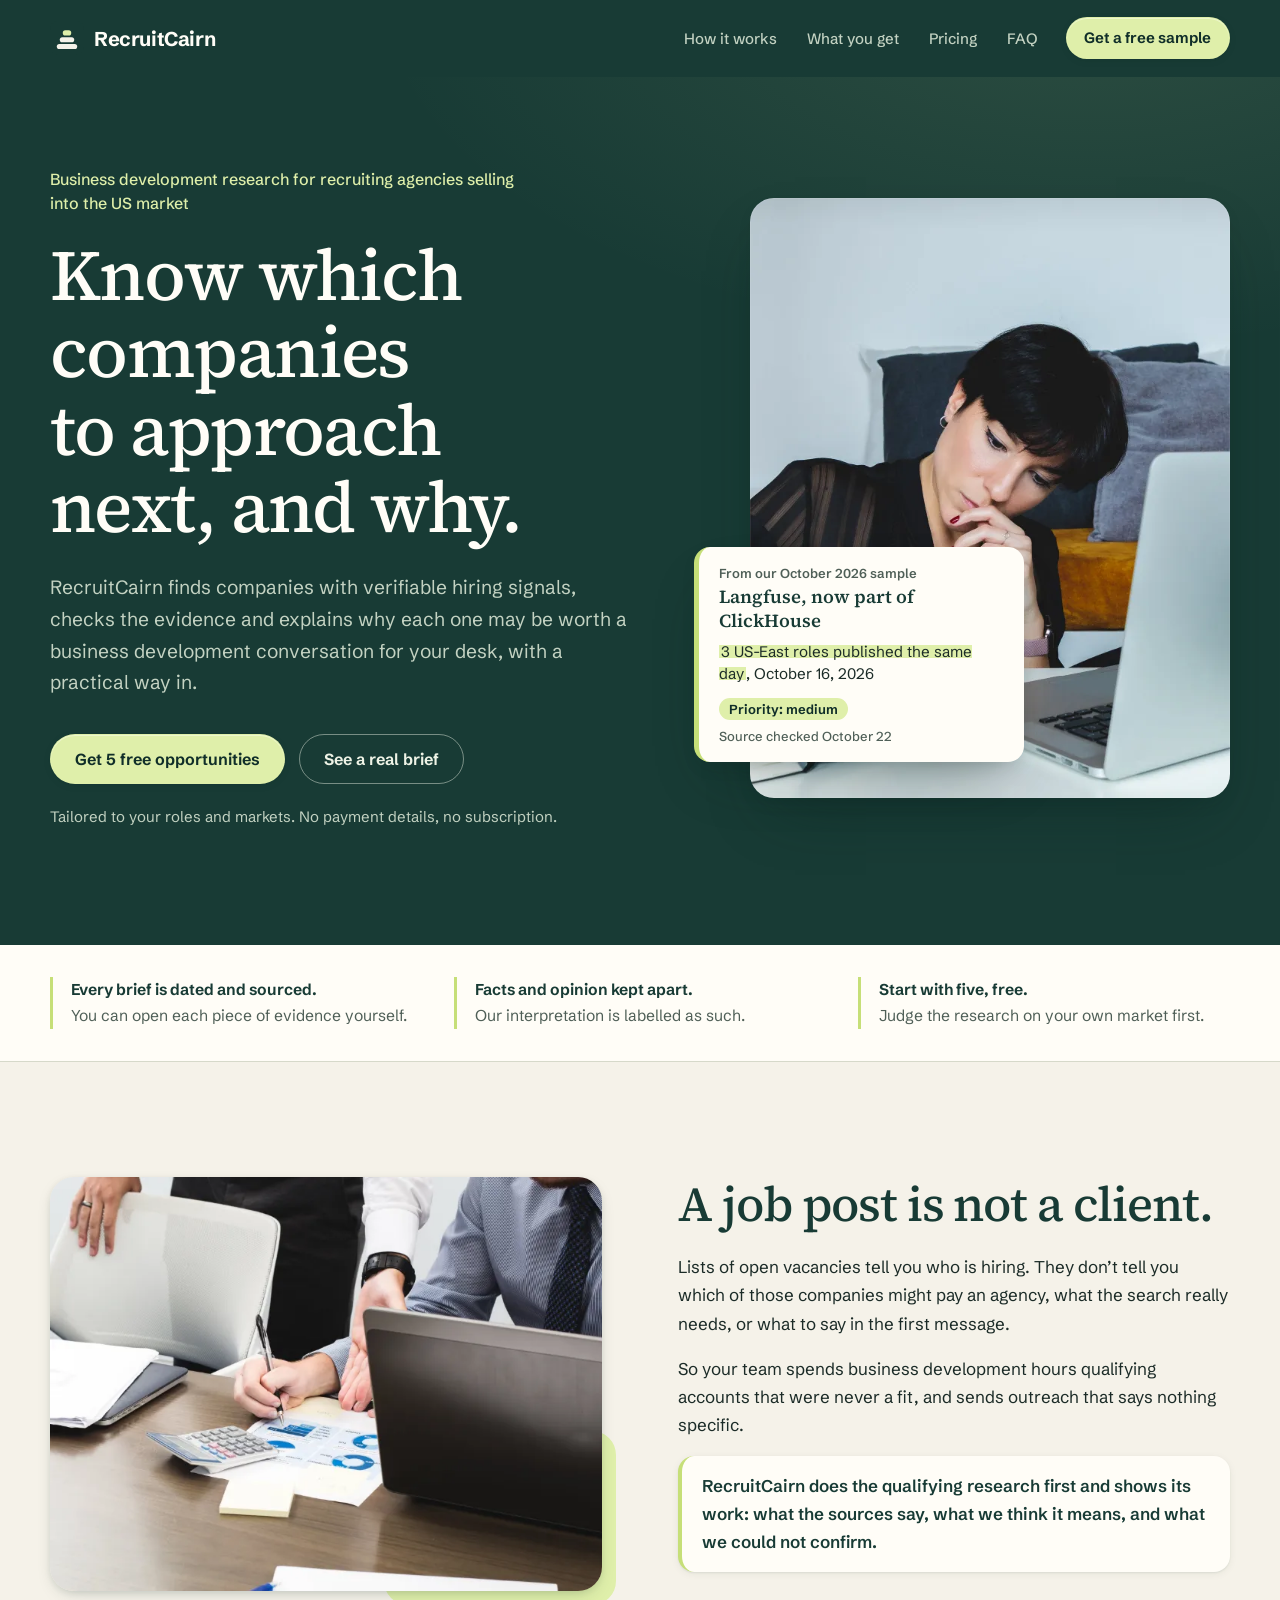
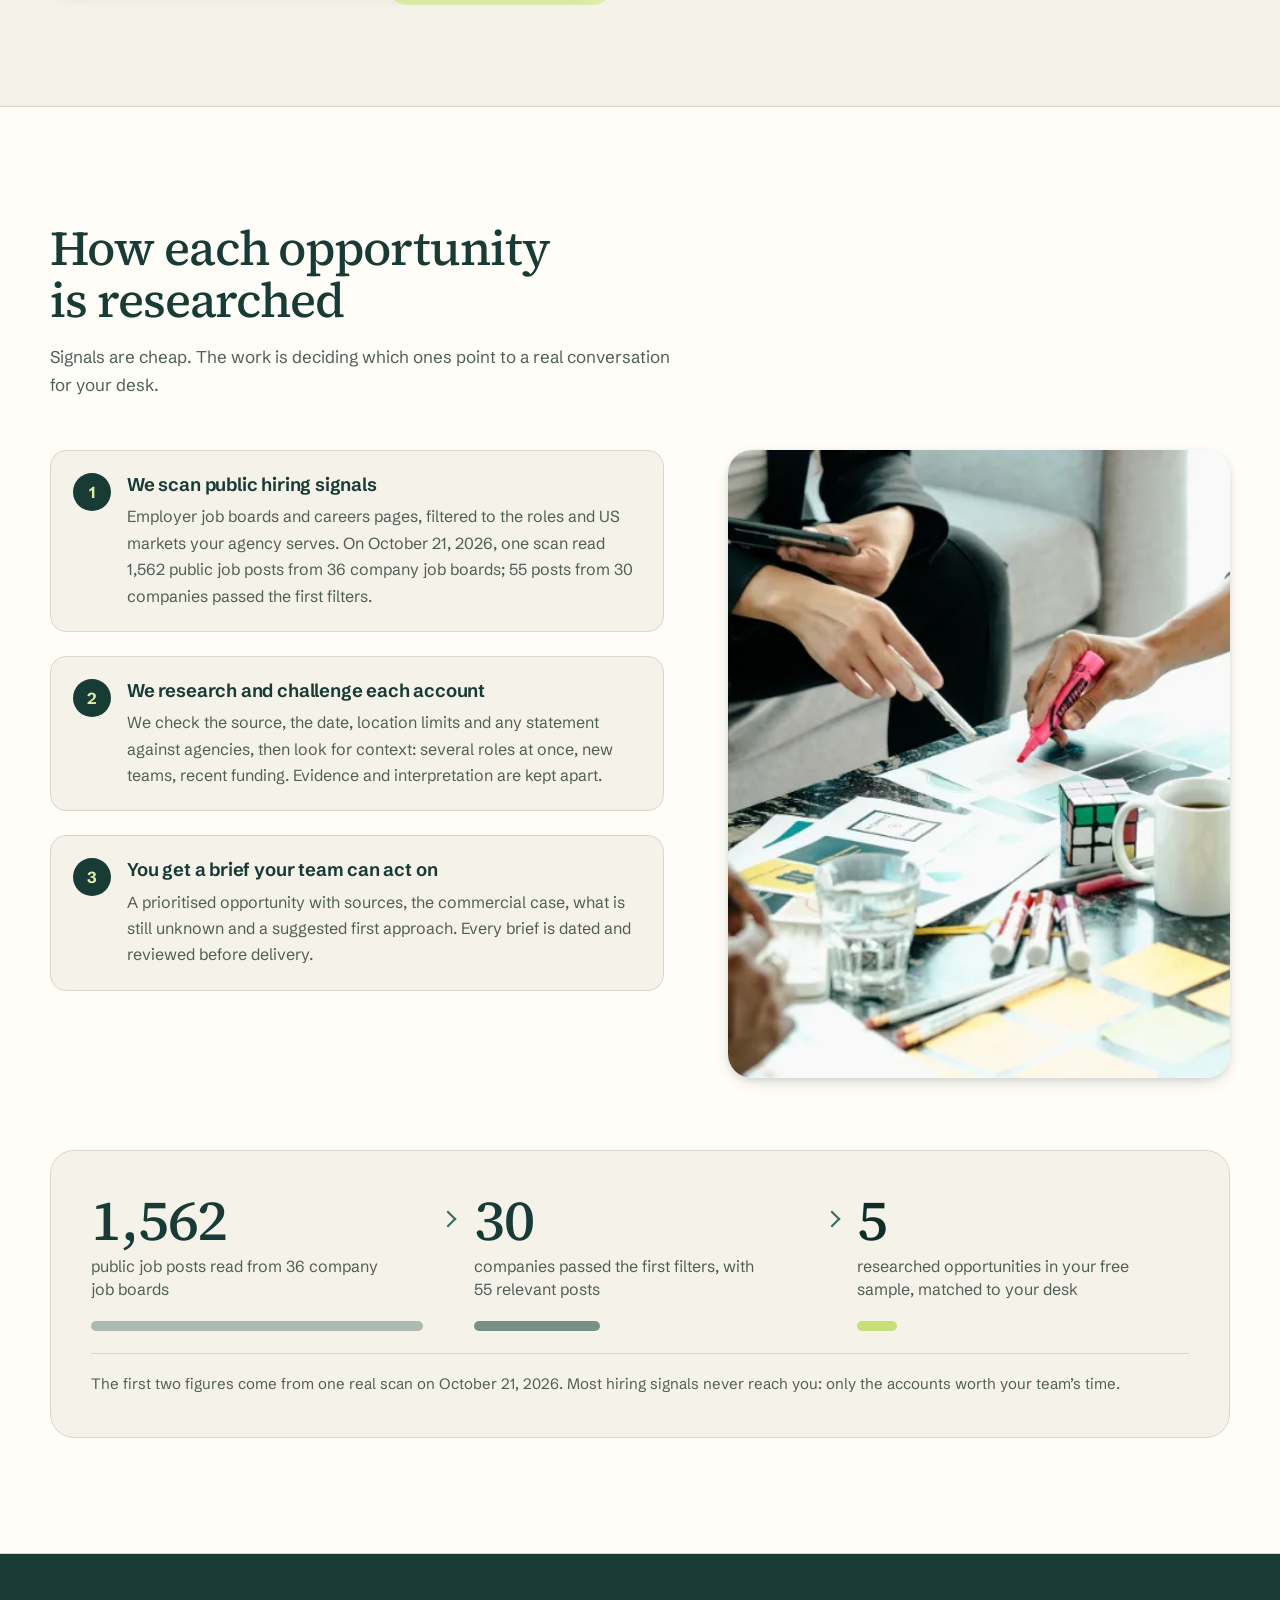
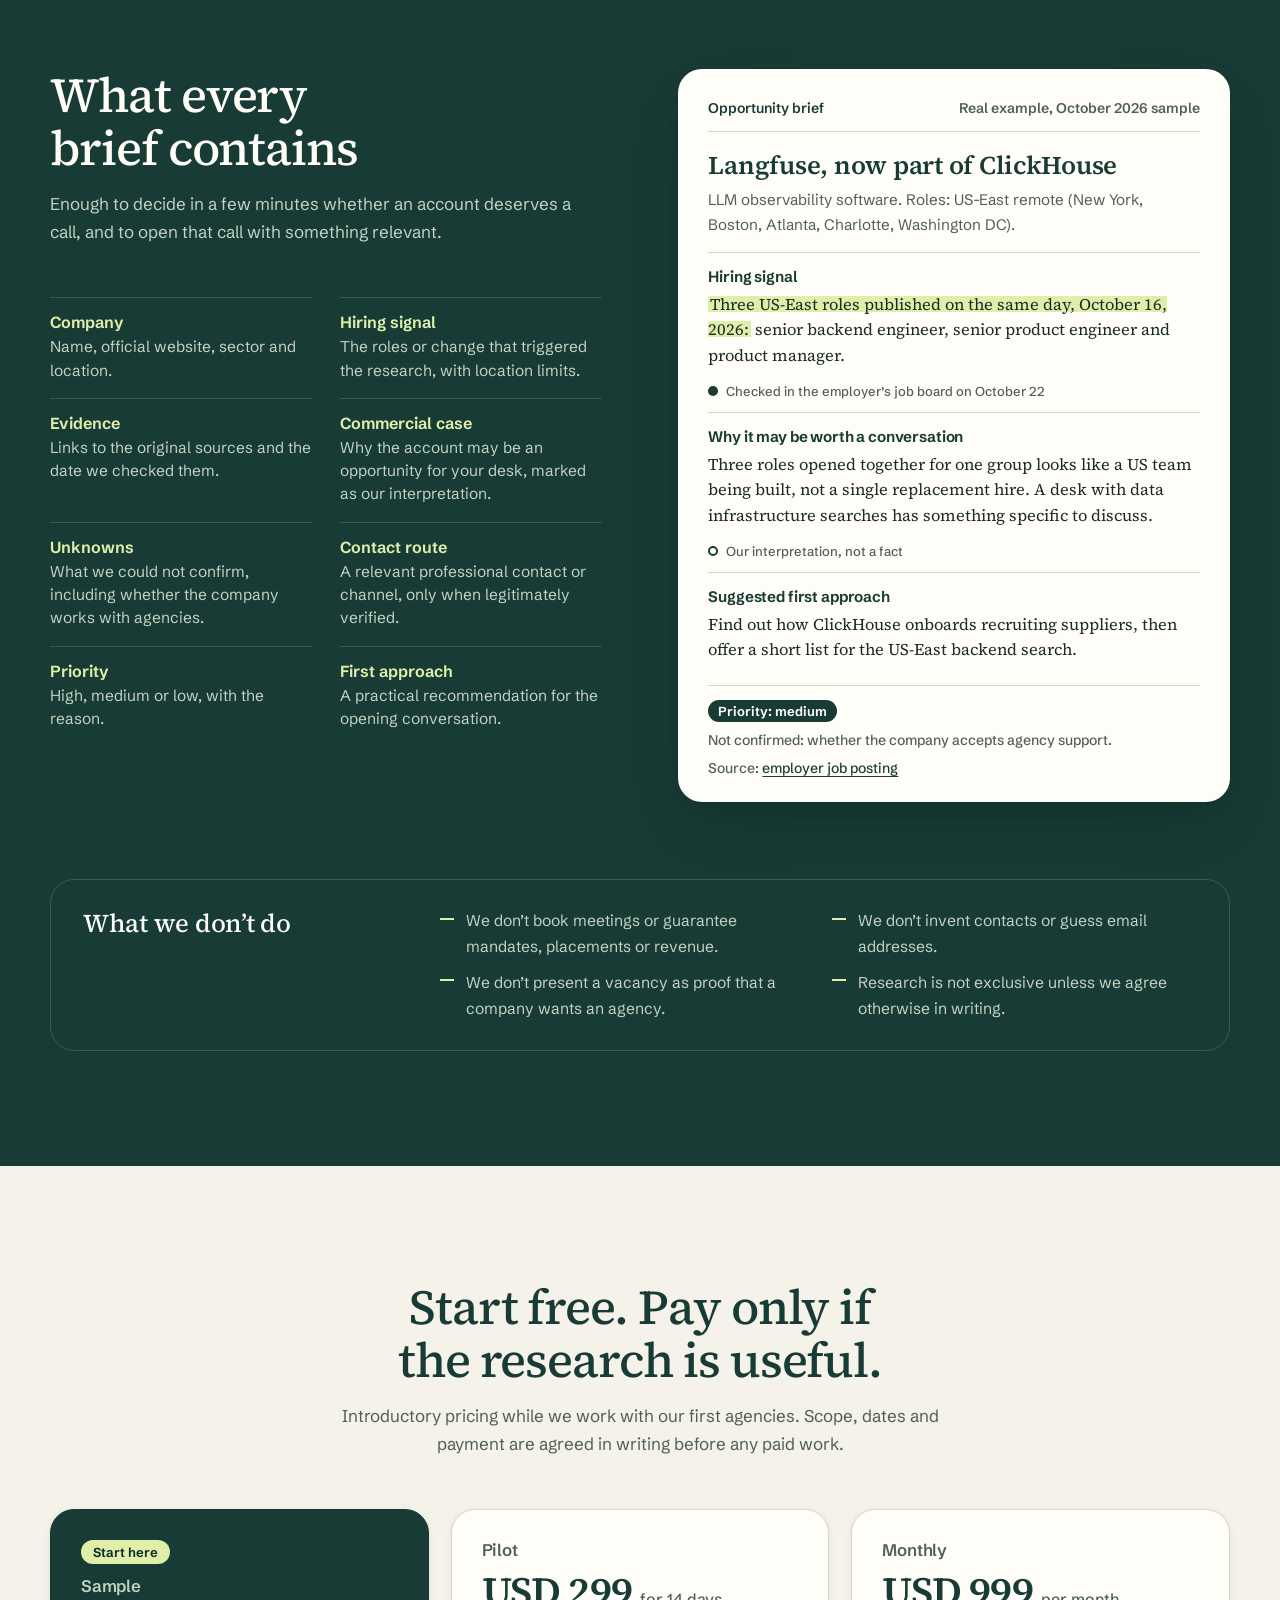
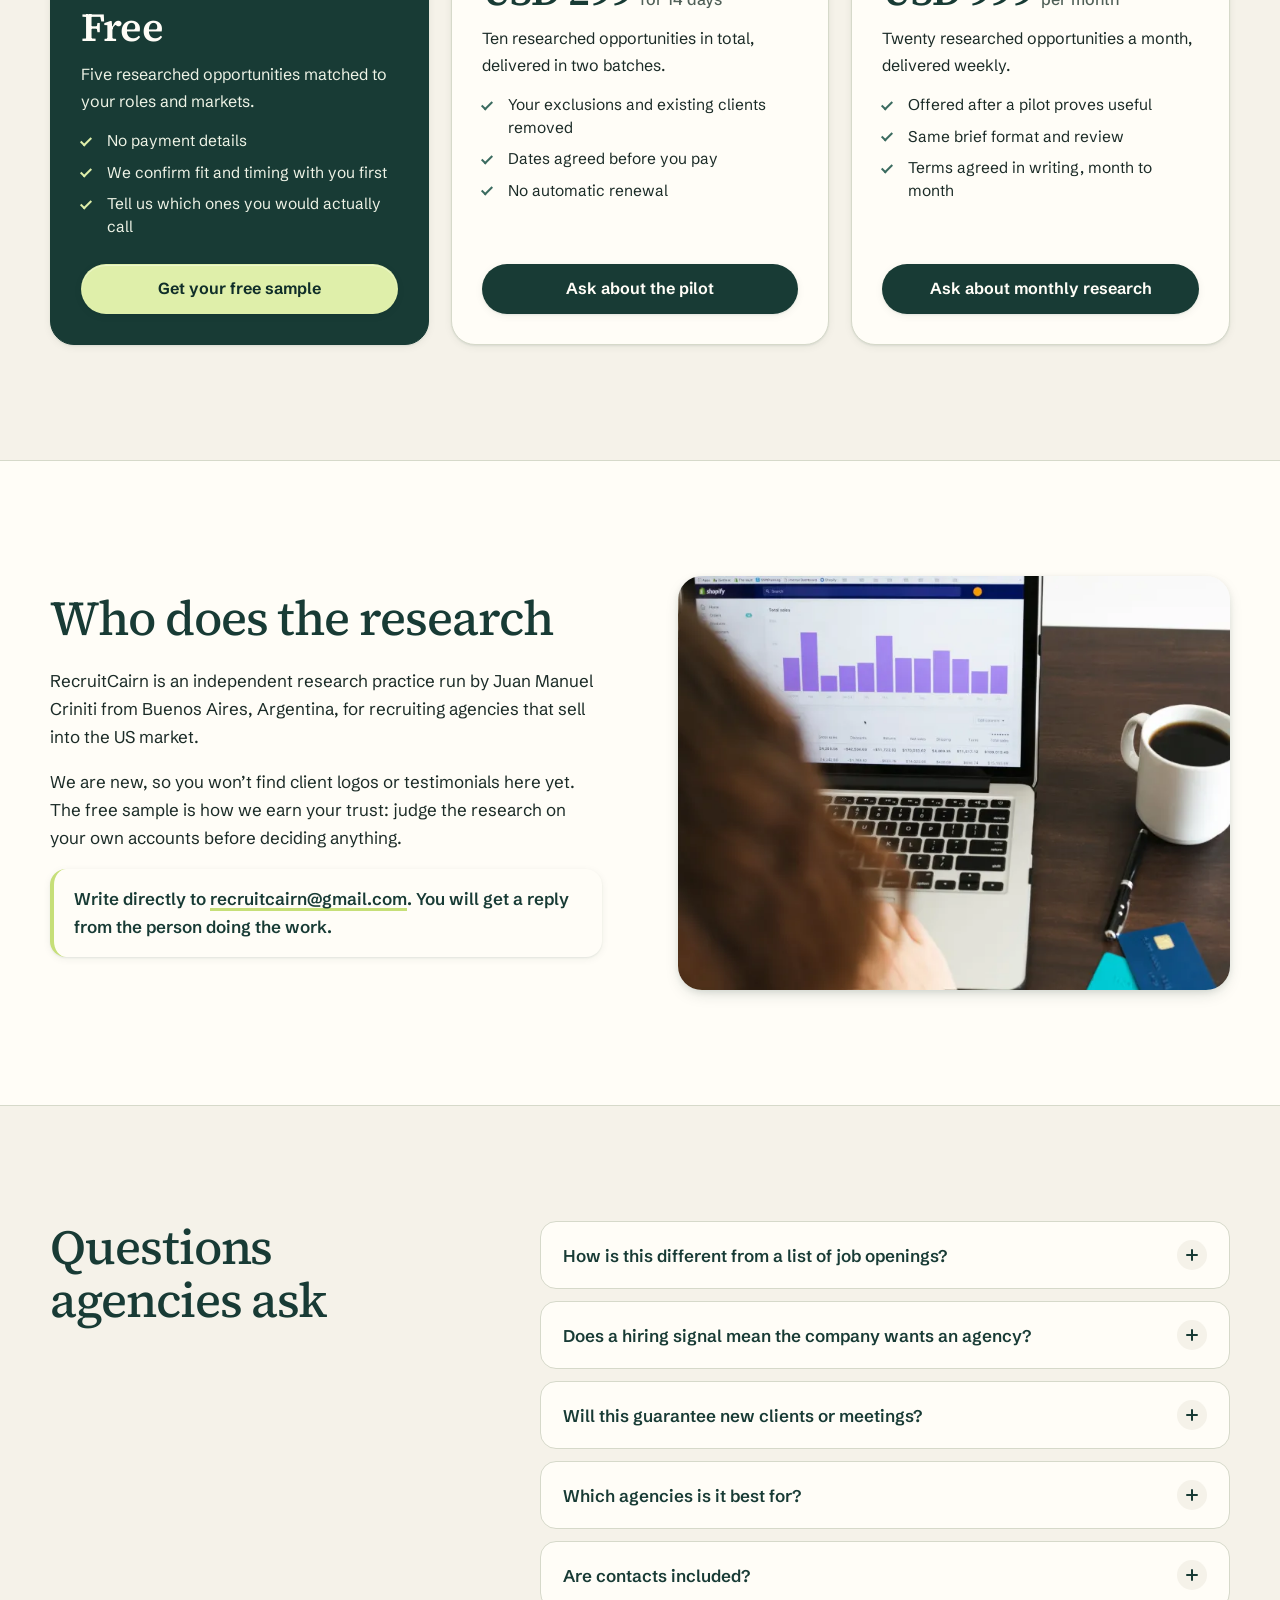
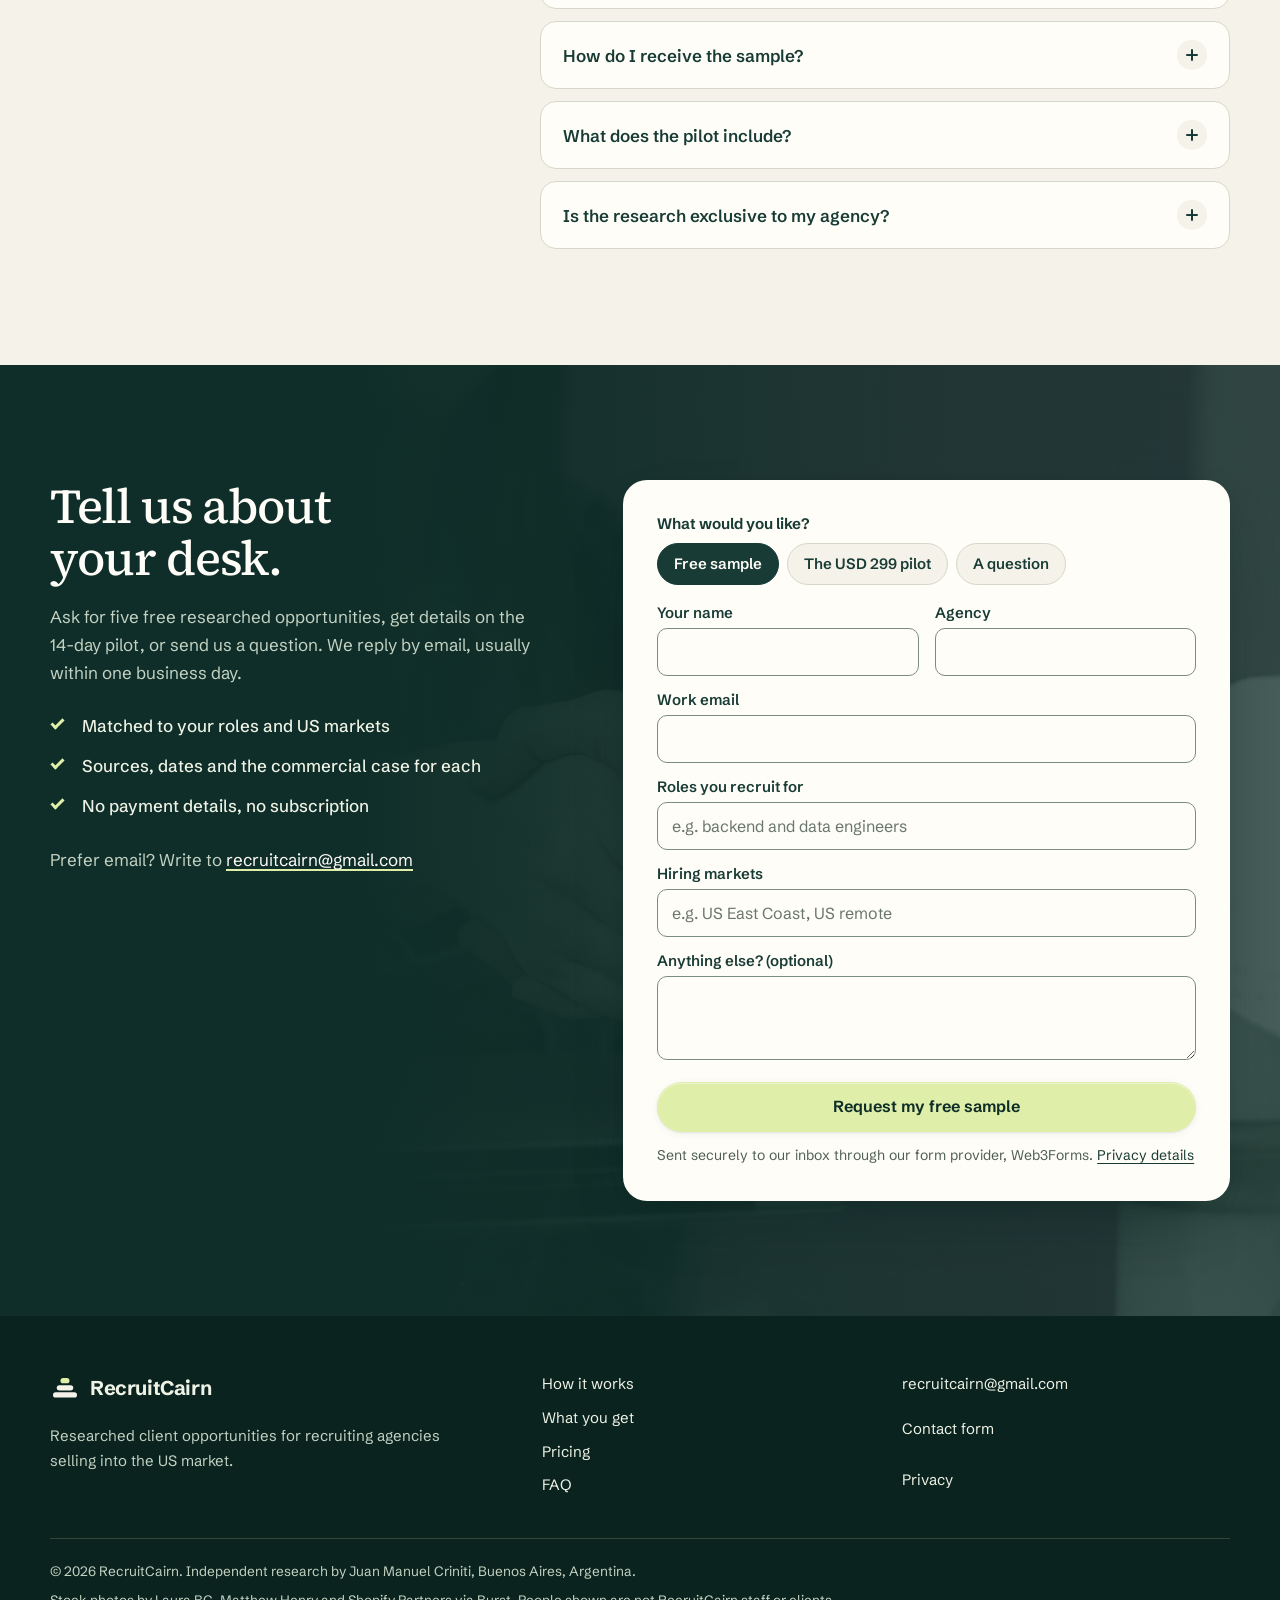
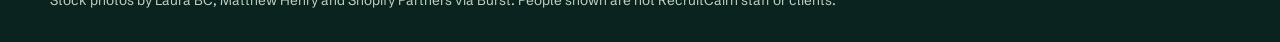
<file: index.html>
<!doctype html>
<html lang="en">
<head>
  <meta charset="utf-8">
  <meta name="viewport" content="width=device-width,initial-scale=1">
  <title>RecruitCairn | Researched client opportunities for recruiting agencies</title>
  <meta name="description" content="Business development research for recruiting agencies selling into the US market: companies with verifiable hiring signals, why each may be worth approaching, and a practical first approach. Start with five free opportunities.">
  <link rel="canonical" href="https://juanmacriniti.github.io/recruitcairn-web/">
  <meta name="theme-color" content="#183b35">
  <meta property="og:type" content="website">
  <meta property="og:site_name" content="RecruitCairn">
  <meta property="og:url" content="https://juanmacriniti.github.io/recruitcairn-web/">
  <meta property="og:title" content="RecruitCairn | Know which companies to approach next, and why">
  <meta property="og:description" content="Researched client opportunities for recruiting agencies: hiring evidence with sources and dates, the commercial case, and a suggested first approach. Five free to start.">
  <meta property="og:image" content="https://juanmacriniti.github.io/recruitcairn-web/assets/img/og.png">
  <meta property="og:image:width" content="1200">
  <meta property="og:image:height" content="630">
  <meta property="og:image:alt" content="RecruitCairn: researched client opportunities for recruiting agencies">
  <meta name="twitter:card" content="summary_large_image">
  <link rel="icon" href="assets/mark.svg" type="image/svg+xml">
  <link rel="apple-touch-icon" href="assets/img/apple-touch-icon.png">
  <link rel="preload" href="assets/fonts/schibsted-grotesk-latin-wght.woff2" as="font" type="font/woff2" crossorigin>
  <link rel="preload" href="assets/fonts/source-serif-4-latin-wght.woff2" as="font" type="font/woff2" crossorigin>
  <link rel="preload" as="image" href="assets/img/photo-research-960.webp" imagesrcset="assets/img/photo-research-640.webp 640w, assets/img/photo-research-960.webp 960w" imagesizes="(max-width: 960px) 100vw, 480px">
  <link rel="stylesheet" href="styles.css">
  <script src="app.js" defer></script>
  <script type="application/ld+json">
  {"@context":"https://schema.org","@type":"ProfessionalService","name":"RecruitCairn","url":"https://juanmacriniti.github.io/recruitcairn-web/","email":"recruitcairn@gmail.com","logo":"https://juanmacriniti.github.io/recruitcairn-web/assets/img/apple-touch-icon.png","description":"Business development research for recruiting agencies: companies with verifiable hiring signals, the commercial case and a suggested first approach.","founder":{"@type":"Person","name":"Juan Manuel Criniti"},"address":{"@type":"PostalAddress","addressLocality":"Buenos Aires","addressCountry":"AR"},"areaServed":{"@type":"Country","name":"United States"},"makesOffer":[{"@type":"Offer","name":"Free sample","price":"0","priceCurrency":"USD","description":"Five researched opportunities matched to your desk."},{"@type":"Offer","name":"14-day pilot","price":"299","priceCurrency":"USD","description":"Ten researched opportunities over 14 days."},{"@type":"Offer","name":"Monthly research","price":"999","priceCurrency":"USD","description":"Twenty researched opportunities a month, delivered weekly."}]}
  </script>
</head>
<body>
<a class="skip-link" href="#main">Skip to content</a>

<header class="site-header" id="site-header">
  <div class="wrap header-inner">
    <a class="brand" href="#top" aria-label="RecruitCairn, back to top">
      <img src="assets/mark.svg" width="34" height="34" alt=""><span>RecruitCairn</span>
    </a>
    <nav class="site-nav" id="site-nav" aria-label="Main">
      <a href="#method" data-nav>How it works</a>
      <a href="#brief" data-nav>What you get</a>
      <a href="#pricing" data-nav>Pricing</a>
      <a href="#faq" data-nav>FAQ</a>
      <a class="btn btn-primary btn-small nav-cta" href="#contact" data-intent="sample">Get a free sample</a>
    </nav>
    <a class="btn btn-primary btn-small header-cta" href="#contact" data-intent="sample">Free sample</a>
    <button class="menu-toggle" id="menu-toggle" type="button" aria-expanded="false" aria-controls="site-nav" aria-label="Open menu">
      <span class="menu-icon" aria-hidden="true"></span>
    </button>
  </div>
</header>

<main id="main">
  <section class="hero" id="top" aria-labelledby="hero-title">
    <div class="wrap hero-grid">
      <div class="hero-copy">
        <p class="kicker reveal">Business development research for recruiting agencies selling into the US market</p>
        <h1 id="hero-title" class="reveal d1">Know which companies to approach next, and why.</h1>
        <p class="lead reveal d2">RecruitCairn finds companies with verifiable hiring signals, checks the evidence and explains why each one may be worth a business development conversation for your desk, with a practical way in.</p>
        <div class="hero-actions reveal d3">
          <a class="btn btn-primary" href="#contact" data-intent="sample">Get 5 free opportunities</a>
          <a class="btn btn-ghost-light" href="#brief">See a real brief</a>
        </div>
        <p class="reassure reveal d3">Tailored to your roles and markets. No payment details, no subscription.</p>
      </div>
      <div class="hero-visual reveal d2">
        <picture class="hero-photo">
          <source type="image/webp" srcset="assets/img/photo-research-640.webp 640w, assets/img/photo-research-960.webp 960w" sizes="(max-width: 960px) 100vw, 480px">
          <img src="assets/img/photo-research-960.webp" width="960" height="1200" fetchpriority="high" decoding="async" alt="A professional takes notes in a notebook while reviewing information on a laptop.">
        </picture>
        <aside class="float-brief" aria-label="Excerpt from a real brief in our October 2026 sample">
          <p class="float-label">From our October 2026 sample</p>
          <p class="float-title">Langfuse, now part of ClickHouse</p>
          <p class="float-signal"><mark>3 US-East roles published the same day</mark>, October 16, 2026</p>
          <p class="float-meta"><span class="pill">Priority: medium</span> Source checked October 22</p>
        </aside>
      </div>
    </div>
  </section>

  <section class="proof" aria-label="How we work">
    <div class="wrap proof-grid">
      <p class="reveal"><strong>Every brief is dated and sourced.</strong> You can open each piece of evidence yourself.</p>
      <p class="reveal d1"><strong>Facts and opinion kept apart.</strong> Our interpretation is labelled as such.</p>
      <p class="reveal d2"><strong>Start with five, free.</strong> Judge the research on your own market first.</p>
    </div>
  </section>

  <section class="section problem" aria-labelledby="problem-title">
    <div class="wrap media-split">
      <figure class="media reveal">
        <picture>
          <source type="image/webp" srcset="assets/img/photo-meeting-720.webp 720w, assets/img/photo-meeting-1200.webp 1200w" sizes="(max-width: 960px) 100vw, 560px">
          <img src="assets/img/photo-meeting-1200.webp" width="1200" height="900" loading="lazy" decoding="async" alt="Two people review printed charts and figures during a business meeting.">
        </picture>
      </figure>
      <div class="prose">
        <h2 id="problem-title" class="reveal">A job post is not a client.</h2>
        <p class="reveal d1">Lists of open vacancies tell you who is hiring. They don’t tell you which of those companies might pay an agency, what the search really needs, or what to say in the first message.</p>
        <p class="reveal d1">So your team spends business development hours qualifying accounts that were never a fit, and sends outreach that says nothing specific.</p>
        <p class="highlight reveal d2">RecruitCairn does the qualifying research first and shows its work: what the sources say, what we think it means, and what we could not confirm.</p>
      </div>
    </div>
  </section>

  <section class="section method" id="method" aria-labelledby="method-title">
    <div class="wrap">
      <div class="section-head reveal">
        <h2 id="method-title">How each opportunity is researched</h2>
        <p>Signals are cheap. The work is deciding which ones point to a real conversation for your desk.</p>
      </div>
      <div class="method-grid">
        <ol class="steps">
          <li class="reveal">
            <h3>We scan public hiring signals</h3>
            <p>Employer job boards and careers pages, filtered to the roles and US markets your agency serves. On October 21, 2026, one scan read 1,562 public job posts from 36 company job boards; 55 posts from 30 companies passed the first filters.</p>
          </li>
          <li class="reveal d1">
            <h3>We research and challenge each account</h3>
            <p>We check the source, the date, location limits and any statement against agencies, then look for context: several roles at once, new teams, recent funding. Evidence and interpretation are kept apart.</p>
          </li>
          <li class="reveal d2">
            <h3>You get a brief your team can act on</h3>
            <p>A prioritised opportunity with sources, the commercial case, what is still unknown and a suggested first approach. Every brief is dated and reviewed before delivery.</p>
          </li>
        </ol>
        <figure class="media media-tall reveal d1">
          <picture>
            <source type="image/webp" srcset="assets/img/photo-review-720.webp 720w, assets/img/photo-review-1200.webp 1200w" sizes="(max-width: 960px) 100vw, 520px">
            <img src="assets/img/photo-review-1200.webp" width="1200" height="900" loading="lazy" decoding="async" alt="People around a table point at printed notes and sketches while reviewing ideas.">
          </picture>
        </figure>
      </div>
      <figure class="funnel reveal">
        <ol class="funnel-steps">
          <li>
            <span class="funnel-num">1,562</span>
            <span class="funnel-label">public job posts read from 36 company job boards</span>
            <span class="funnel-bar funnel-bar-1" aria-hidden="true"></span>
          </li>
          <li>
            <span class="funnel-num">30</span>
            <span class="funnel-label">companies passed the first filters, with 55 relevant posts</span>
            <span class="funnel-bar funnel-bar-2" aria-hidden="true"></span>
          </li>
          <li>
            <span class="funnel-num">5</span>
            <span class="funnel-label">researched opportunities in your free sample, matched to your desk</span>
            <span class="funnel-bar funnel-bar-3" aria-hidden="true"></span>
          </li>
        </ol>
        <figcaption>The first two figures come from one real scan on October 21, 2026. Most hiring signals never reach you: only the accounts worth your team’s time.</figcaption>
      </figure>
    </div>
  </section>

  <section class="section brief" id="brief" aria-labelledby="brief-title">
    <div class="wrap brief-grid">
      <div>
        <div class="section-head reveal">
          <h2 id="brief-title">What every brief contains</h2>
          <p>Enough to decide in a few minutes whether an account deserves a call, and to open that call with something relevant.</p>
        </div>
        <dl class="fields">
          <div class="reveal"><dt>Company</dt><dd>Name, official website, sector and location.</dd></div>
          <div class="reveal"><dt>Hiring signal</dt><dd>The roles or change that triggered the research, with location limits.</dd></div>
          <div class="reveal"><dt>Evidence</dt><dd>Links to the original sources and the date we checked them.</dd></div>
          <div class="reveal"><dt>Commercial case</dt><dd>Why the account may be an opportunity for your desk, marked as our interpretation.</dd></div>
          <div class="reveal"><dt>Unknowns</dt><dd>What we could not confirm, including whether the company works with agencies.</dd></div>
          <div class="reveal"><dt>Contact route</dt><dd>A relevant professional contact or channel, only when legitimately verified.</dd></div>
          <div class="reveal"><dt>Priority</dt><dd>High, medium or low, with the reason.</dd></div>
          <div class="reveal"><dt>First approach</dt><dd>A practical recommendation for the opening conversation.</dd></div>
        </dl>
      </div>
      <article class="dossier reveal d1" aria-labelledby="dossier-title">
        <header class="dossier-head">
          <span>Opportunity brief</span>
          <span>Real example, October 2026 sample</span>
        </header>
        <h3 class="dossier-title" id="dossier-title">Langfuse, now part of ClickHouse</h3>
        <p class="dossier-meta">LLM observability software. Roles: US-East remote (New York, Boston, Atlanta, Charlotte, Washington DC).</p>
        <div class="dossier-block">
          <h4>Hiring signal</h4>
          <p><mark>Three US-East roles published on the same day, October 16, 2026:</mark> senior backend engineer, senior product engineer and product manager.</p>
          <p class="note note-fact">Checked in the employer’s job board on October 22</p>
        </div>
        <div class="dossier-block">
          <h4>Why it may be worth a conversation</h4>
          <p>Three roles opened together for one group looks like a US team being built, not a single replacement hire. A desk with data infrastructure searches has something specific to discuss.</p>
          <p class="note note-read">Our interpretation, not a fact</p>
        </div>
        <div class="dossier-block">
          <h4>Suggested first approach</h4>
          <p>Find out how ClickHouse onboards recruiting suppliers, then offer a short list for the US-East backend search.</p>
        </div>
        <footer class="dossier-foot">
          <span class="pill pill-dark">Priority: medium</span>
          <span>Not confirmed: whether the company accepts agency support.</span>
          <span>Source: <a href="https://jobs.ashbyhq.com/clickhouse/9fbe839e-6ccf-436d-8d83-7a0b3481bfc8" rel="noopener" target="_blank">employer job posting</a></span>
        </footer>
      </article>
    </div>
    <div class="wrap limits reveal">
      <h3>What we don’t do</h3>
      <ul>
        <li>We don’t book meetings or guarantee mandates, placements or revenue.</li>
        <li>We don’t invent contacts or guess email addresses.</li>
        <li>We don’t present a vacancy as proof that a company wants an agency.</li>
        <li>Research is not exclusive unless we agree otherwise in writing.</li>
      </ul>
    </div>
  </section>

  <section class="section pricing" id="pricing" aria-labelledby="pricing-title">
    <div class="wrap">
      <div class="section-head center reveal">
        <h2 id="pricing-title">Start free. Pay only if the research is useful.</h2>
        <p>Introductory pricing while we work with our first agencies. Scope, dates and payment are agreed in writing before any paid work.</p>
      </div>
      <div class="plans">
        <article class="plan plan-featured reveal" aria-labelledby="plan-sample">
          <p class="plan-tag">Start here</p>
          <h3 id="plan-sample">Sample</h3>
          <p class="price">Free</p>
          <p class="plan-desc">Five researched opportunities matched to your roles and markets.</p>
          <ul><li>No payment details</li><li>We confirm fit and timing with you first</li><li>Tell us which ones you would actually call</li></ul>
          <a class="btn btn-primary" href="#contact" data-intent="sample">Get your free sample</a>
        </article>
        <article class="plan reveal d1" aria-labelledby="plan-pilot">
          <h3 id="plan-pilot">Pilot</h3>
          <p class="price">USD 299 <span>for 14 days</span></p>
          <p class="plan-desc">Ten researched opportunities in total, delivered in two batches.</p>
          <ul><li>Your exclusions and existing clients removed</li><li>Dates agreed before you pay</li><li>No automatic renewal</li></ul>
          <a class="btn btn-dark" href="#contact" data-intent="pilot">Ask about the pilot</a>
        </article>
        <article class="plan reveal d2" aria-labelledby="plan-monthly">
          <h3 id="plan-monthly">Monthly</h3>
          <p class="price">USD 999 <span>per month</span></p>
          <p class="plan-desc">Twenty researched opportunities a month, delivered weekly.</p>
          <ul><li>Offered after a pilot proves useful</li><li>Same brief format and review</li><li>Terms agreed in writing, month to month</li></ul>
          <a class="btn btn-dark" href="#contact" data-intent="question">Ask about monthly research</a>
        </article>
      </div>
    </div>
  </section>

  <section class="section about" aria-labelledby="about-title">
    <div class="wrap media-split media-split-reverse">
      <div class="prose">
        <h2 id="about-title" class="reveal">Who does the research</h2>
        <p class="reveal d1">RecruitCairn is an independent research practice run by Juan Manuel Criniti from Buenos Aires, Argentina, for recruiting agencies that sell into the US market.</p>
        <p class="reveal d1">We are new, so you won’t find client logos or testimonials here yet. The free sample is how we earn your trust: judge the research on your own accounts before deciding anything.</p>
        <p class="highlight reveal d2">Write directly to <a href="mailto:recruitcairn@gmail.com">recruitcairn@gmail.com</a>. You will get a reply from the person doing the work.</p>
      </div>
      <figure class="media reveal d1">
        <picture>
          <source type="image/webp" srcset="assets/img/photo-data-720.webp 720w, assets/img/photo-data-1200.webp 1200w" sizes="(max-width: 960px) 100vw, 560px">
          <img src="assets/img/photo-data-1200.webp" width="1200" height="900" loading="lazy" decoding="async" alt="A laptop shows a bar chart of sales data next to a cup of coffee.">
        </picture>
      </figure>
    </div>
  </section>

  <section class="section faq" id="faq" aria-labelledby="faq-title">
    <div class="wrap faq-grid">
      <h2 id="faq-title" class="reveal">Questions agencies ask</h2>
      <div class="faq-list reveal d1">
        <details><summary>How is this different from a list of job openings?</summary><p>A list stops at “this company is hiring”. Each brief adds the evidence with sources and dates, why the account may be worth approaching for your specialty, what we could not confirm, a priority and a suggested first approach.</p></details>
        <details><summary>Does a hiring signal mean the company wants an agency?</summary><p>No. A public vacancy shows hiring activity, not willingness to pay a recruiting agency. We keep the evidence, our interpretation and the open questions separate, and we flag any statement against agency approaches.</p></details>
        <details><summary>Will this guarantee new clients or meetings?</summary><p>No. We provide researched account intelligence and a suggested approach. Booking meetings, winning mandates and making placements stay with your team.</p></details>
        <details><summary>Which agencies is it best for?</summary><p>Specialist and boutique agencies that win clients through their own business development: technology and software, data and AI, sales and go-to-market, marketing, finance and executive search, recruiting for employers in the US.</p></details>
        <details><summary>Are contacts included?</summary><p>When a relevant professional contact or channel can be legitimately sourced and verified, yes. Some briefs won’t include a named contact. We never guess email addresses.</p></details>
        <details><summary>How do I receive the sample?</summary><p>Send the form below with your specialties and markets. We reply by email to confirm fit, timing and accounts to exclude, then send the five briefs as a document with source links.</p></details>
        <details><summary>What does the pilot include?</summary><p>Ten researched opportunities over 14 days, in two deliveries of five, tailored to your roles and markets, for USD 299. We agree dates and scope before you pay, and it does not renew automatically.</p></details>
        <details><summary>Is the research exclusive to my agency?</summary><p>Not by default. We tailor the selection to your desk, but another agency could research the same employer. Exclusivity would need a separate written agreement.</p></details>
      </div>
    </div>
  </section>

  <section class="section contact" id="contact" aria-labelledby="contact-title">
    <div class="contact-art" aria-hidden="true">
      <picture>
        <source type="image/webp" srcset="assets/img/photo-handshake-960.webp 960w, assets/img/photo-handshake-1600.webp 1600w" sizes="100vw">
        <img src="assets/img/photo-handshake-1600.webp" width="1600" height="900" loading="lazy" decoding="async" alt="">
      </picture>
    </div>
    <div class="wrap contact-grid">
      <div class="contact-copy">
        <h2 id="contact-title" class="reveal">Tell us about your desk.</h2>
        <p class="reveal d1">Ask for five free researched opportunities, get details on the 14-day pilot, or send us a question. We reply by email, usually within one business day.</p>
        <ul class="checks reveal d2">
          <li>Matched to your roles and US markets</li>
          <li>Sources, dates and the commercial case for each</li>
          <li>No payment details, no subscription</li>
        </ul>
        <p class="direct reveal d2">Prefer email? Write to <a href="mailto:recruitcairn@gmail.com?subject=RecruitCairn%20enquiry">recruitcairn@gmail.com</a></p>
      </div>
      <div class="request reveal d1">
        <form id="request-form" novalidate>
          <fieldset class="intents">
            <legend>What would you like?</legend>
            <label><input type="radio" name="intent" value="sample" checked><span>Free sample</span></label>
            <label><input type="radio" name="intent" value="pilot"><span>The USD 299 pilot</span></label>
            <label><input type="radio" name="intent" value="question"><span>A question</span></label>
          </fieldset>
          <div class="row">
            <div class="field"><label for="name">Your name</label><input id="name" name="name" autocomplete="name" maxlength="100" required aria-describedby="err-name"><p class="field-error" id="err-name"></p></div>
            <div class="field"><label for="agency">Agency</label><input id="agency" name="agency" autocomplete="organization" maxlength="120" required aria-describedby="err-agency"><p class="field-error" id="err-agency"></p></div>
          </div>
          <div class="field"><label for="email">Work email</label><input id="email" name="email" type="email" autocomplete="email" maxlength="180" required aria-describedby="err-email"><p class="field-error" id="err-email"></p></div>
          <div class="field" data-for="sample pilot"><label for="focus">Roles you recruit for</label><input id="focus" name="focus" maxlength="220" placeholder="e.g. backend and data engineers" aria-describedby="err-focus"><p class="field-error" id="err-focus"></p></div>
          <div class="field" data-for="sample pilot"><label for="markets">Hiring markets</label><input id="markets" name="markets" maxlength="220" placeholder="e.g. US East Coast, US remote" aria-describedby="err-markets"><p class="field-error" id="err-markets"></p></div>
          <div class="field"><label for="message"><span id="message-label">Anything else? (optional)</span></label><textarea id="message" name="message" rows="3" maxlength="2000" aria-describedby="err-message"></textarea><p class="field-error" id="err-message"></p></div>
          <div class="trap" aria-hidden="true"><label for="botcheck">Leave this empty</label><input id="botcheck" name="botcheck" type="checkbox" tabindex="-1" autocomplete="off"></div>
          <button class="btn btn-primary btn-block" type="submit" id="send-request"><span class="btn-label">Request my free sample</span><span class="spinner" aria-hidden="true"></span></button>
          <p class="form-note">Sent securely to our inbox through our form provider, Web3Forms. <button class="text-button" type="button" data-open-privacy>Privacy details</button></p>
          <p id="request-status" class="status" role="status" aria-live="polite"></p>
          <div id="request-fallback" class="fallback" hidden>
            <p>The form couldn’t send your request. Email it instead: copy it below and send it to <a href="mailto:recruitcairn@gmail.com">recruitcairn@gmail.com</a>.</p>
            <div class="fallback-actions"><a id="open-request" class="btn btn-dark btn-small" href="mailto:recruitcairn@gmail.com">Open email app</a><button class="btn btn-ghost btn-small" type="button" id="copy-request">Copy request</button></div>
            <label class="sr-only" for="request-text">Your prepared request</label>
            <textarea id="request-text" readonly rows="8"></textarea>
          </div>
        </form>
        <div id="request-success" class="success" hidden tabindex="-1">
          <p class="success-title">Request received.</p>
          <p id="success-text">We will reply by email to confirm fit and timing.</p>
          <button class="btn btn-dark btn-small" type="button" id="send-another">Send another request</button>
        </div>
        <noscript><p class="form-note">JavaScript is off. Email your agency, roles and markets to <a href="mailto:recruitcairn@gmail.com">recruitcairn@gmail.com</a>.</p></noscript>
      </div>
    </div>
  </section>
</main>

<footer class="site-footer">
  <div class="wrap footer-grid">
    <div>
      <a class="brand brand-light" href="#top"><img src="assets/mark-light.svg" width="30" height="30" alt=""><span>RecruitCairn</span></a>
      <p>Researched client opportunities for recruiting agencies selling into the US market.</p>
    </div>
    <nav aria-label="Footer">
      <a href="#method">How it works</a>
      <a href="#brief">What you get</a>
      <a href="#pricing">Pricing</a>
      <a href="#faq">FAQ</a>
    </nav>
    <div class="footer-contact">
      <a href="mailto:recruitcairn@gmail.com">recruitcairn@gmail.com</a>
      <a href="#contact" data-intent="question">Contact form</a>
      <button class="text-button" type="button" data-open-privacy>Privacy</button>
    </div>
  </div>
  <div class="wrap footer-base">
    <p>© 2026 RecruitCairn. Independent research by Juan Manuel Criniti, Buenos Aires, Argentina.</p>
    <p>Stock photos by Laura BC, Matthew Henry and Shopify Partners via Burst. People shown are not RecruitCairn staff or clients.</p>
  </div>
</footer>

<dialog id="privacy-dialog" aria-labelledby="privacy-title">
  <button class="dialog-close" id="close-privacy" type="button" aria-label="Close privacy details">×</button>
  <h2 id="privacy-title">Privacy</h2>
  <p>RecruitCairn is the working name of an independent research practice operated by Juan Manuel Criniti in Argentina.</p>
  <p>When you send the form, the details you enter (name, agency, work email, roles, markets and message) are delivered to us at <a href="mailto:recruitcairn@gmail.com">recruitcairn@gmail.com</a> through Web3Forms, a form-delivery service, which processes them under its own privacy policy and keeps them for a limited time. The page itself stores nothing. You can always email us directly instead.</p>
  <p>We use requests only to reply, check fit and prepare what you asked for. They are not newsletter sign-ups. Write to the same address to ask about, correct or delete your information, or to stop further messages.</p>
  <p>The site uses no analytics, advertising trackers, cookies or third-party fonts. Our hosting provider and your email provider may process normal connection and email data under their own policies.</p>
  <p class="small">Updated October 23, 2026.</p>
</dialog>
</body>
</html>
</file>
<file: styles.css>
/* RecruitCairn landing. Design tokens first, then components. CSP: everything self-hosted. */
@font-face{font-family:"Schibsted Grotesk";src:url("assets/fonts/schibsted-grotesk-latin-wght.woff2") format("woff2");font-weight:400 900;font-style:normal;font-display:swap}
@font-face{font-family:"Source Serif 4";src:url("assets/fonts/source-serif-4-latin-wght.woff2") format("woff2");font-weight:200 900;font-style:normal;font-display:swap}

:root{
  /* Colour: the original RecruitCairn palette, extended with states */
  --green-950:#0b231f; --green-900:#102e29; --green-800:#183b35; --green-700:#245048; --green-600:#3b6b60;
  --lime:#dfefaa; --lime-hover:#eaf5c4; --lime-strong:#c6df78;
  --cream:#f5f2e9; --paper:#fffdf7; --sand:#ebe6d6;
  --text:#1b2b27; --muted:#4f5f57; --line:#d6d9ca; --line-dark:rgba(223,239,170,.18);
  --on-dark:#eef3e6; --on-dark-muted:#c3d2c2;
  /* Type */
  --serif:"Source Serif 4",Georgia,"Times New Roman",serif;
  --sans:"Schibsted Grotesk",ui-sans-serif,system-ui,-apple-system,"Segoe UI",sans-serif;
  /* Space, shape, depth */
  --s1:.5rem; --s2:1rem; --s3:1.5rem; --s4:2rem; --s5:3rem; --s6:4.5rem; --s7:6.5rem;
  --r-sm:10px; --r-md:16px; --r-lg:24px; --r-pill:999px;
  --shadow-sm:0 1px 2px rgba(16,46,41,.08),0 2px 8px rgba(16,46,41,.06);
  --shadow-md:0 6px 18px -6px rgba(16,46,41,.22),0 2px 6px rgba(16,46,41,.08);
  --shadow-lg:0 28px 60px -24px rgba(11,35,31,.45),0 8px 20px -10px rgba(11,35,31,.25);
  /* Motion */
  --ease:cubic-bezier(.2,.7,.2,1); --ease-out:cubic-bezier(.16,1,.3,1);
  --fast:160ms; --base:260ms; --slow:700ms;
  --header-h:76px; --header-h-compact:62px; --measure:36em;
  color-scheme:light;
}
*,*::before,*::after{box-sizing:border-box}
html{scroll-behavior:smooth;scroll-padding-top:calc(var(--header-h-compact) + 24px);-webkit-text-size-adjust:100%}
body{margin:0;background:var(--cream);color:var(--text);font:400 1.0625rem/1.65 var(--sans);-webkit-font-smoothing:antialiased;text-rendering:optimizeLegibility}
img{display:block;max-width:100%;height:auto}
a{color:inherit;text-underline-offset:.2em;text-decoration-thickness:1px}
h1,h2,h3,h4{margin:0;text-wrap:balance}
h1,h2{font-family:var(--serif);font-weight:500;letter-spacing:-.022em;line-height:1.08}
h3,h4{font-family:var(--sans);font-weight:650;letter-spacing:-.01em;line-height:1.25}
p{margin:0 0 1em}
:focus-visible{outline:3px solid var(--green-600);outline-offset:3px;border-radius:6px}
[tabindex="-1"]:focus{outline:none}
.wrap{width:min(1180px,100% - 48px);margin-inline:auto}
.skip-link{position:absolute;left:16px;top:-80px;z-index:100;background:var(--lime);color:var(--green-900);padding:10px 16px;font-weight:650;border-radius:var(--r-sm)}
.skip-link:focus{top:12px}
.sr-only{position:absolute;width:1px;height:1px;padding:0;margin:-1px;overflow:hidden;clip:rect(0,0,0,0);border:0}
[hidden]{display:none!important}
mark{background:linear-gradient(transparent 14%,var(--lime) 14%,var(--lime) 86%,transparent 86%);color:inherit;padding:0 .12em;border-radius:3px}

/* Buttons: lift on hover, press on click, clear focus */
.btn{position:relative;display:inline-flex;align-items:center;justify-content:center;gap:.6rem;min-height:50px;padding:.8rem 1.5rem;border:1.5px solid transparent;border-radius:var(--r-pill);font:650 1rem/1.2 var(--sans);text-decoration:none;cursor:pointer;
  transition:transform var(--fast) var(--ease),box-shadow var(--base) var(--ease),background-color var(--base) var(--ease),border-color var(--base) var(--ease),color var(--base) var(--ease)}
.btn:hover{transform:translateY(-2px)}
.btn:active{transform:translateY(0) scale(.98);transition-duration:80ms}
.btn:disabled{cursor:progress;transform:none;opacity:.85}
.btn-primary{background:var(--lime);color:var(--green-900);box-shadow:0 1px 0 rgba(255,255,255,.4) inset,var(--shadow-sm)}
.btn-primary:hover{background:var(--lime-hover);box-shadow:0 1px 0 rgba(255,255,255,.4) inset,0 10px 24px -10px rgba(198,223,120,.9)}
.btn-dark{background:var(--green-800);color:var(--paper);box-shadow:var(--shadow-sm)}
.btn-dark:hover{background:var(--green-700);box-shadow:var(--shadow-md)}
.btn-ghost{background:transparent;color:var(--green-800);border-color:var(--green-800)}
.btn-ghost:hover{background:var(--green-800);color:var(--paper)}
.btn-ghost-light{background:transparent;color:var(--on-dark);border-color:rgba(238,243,230,.45)}
.btn-ghost-light:hover{border-color:var(--lime);color:var(--lime);background:rgba(223,239,170,.06)}
.btn-small{min-height:42px;padding:.5rem 1.1rem;font-size:.9375rem}
.btn-block{width:100%}
.text-button{background:none;border:0;padding:0;font:inherit;color:inherit;text-decoration:underline;text-underline-offset:.2em;cursor:pointer}
.text-button:hover{text-decoration-thickness:2px}

/* Sticky header: compacts and gains depth on scroll */
.site-header{position:sticky;top:0;z-index:50;background:var(--green-800);color:var(--on-dark);border-bottom:1px solid transparent;transition:background-color var(--base) var(--ease),box-shadow var(--base) var(--ease),border-color var(--base) var(--ease)}
@supports (backdrop-filter:blur(8px)){.site-header.is-scrolled{background:rgba(16,46,41,.86);backdrop-filter:saturate(1.3) blur(12px)}}
.site-header.is-scrolled{background:rgba(16,46,41,.95);border-bottom-color:var(--line-dark);box-shadow:0 10px 30px -18px rgba(0,0,0,.6)}
.header-inner{height:var(--header-h);display:flex;align-items:center;gap:var(--s3);transition:height var(--base) var(--ease)}
.is-scrolled .header-inner{height:var(--header-h-compact)}
.brand{display:inline-flex;align-items:center;gap:10px;margin-right:auto;font:700 1.25rem var(--sans);letter-spacing:-.02em;color:var(--paper);text-decoration:none}
.brand img{transition:transform var(--base) var(--ease-out)}
.brand:hover img{transform:rotate(-6deg) scale(1.05)}
.site-nav{display:flex;align-items:center;gap:6px;font:500 .9375rem var(--sans)}
.site-nav a[data-nav]{position:relative;padding:10px 12px;color:var(--on-dark-muted);text-decoration:none;border-radius:var(--r-sm);transition:color var(--fast) var(--ease)}
.site-nav a[data-nav]::after{content:"";position:absolute;left:12px;right:12px;bottom:4px;height:2px;border-radius:2px;background:var(--lime);transform:scaleX(0);transform-origin:left;transition:transform var(--base) var(--ease-out)}
.site-nav a[data-nav]:hover{color:var(--paper)}
.site-nav a[data-nav]:hover::after,.site-nav a[aria-current="true"]::after{transform:scaleX(1)}
.site-nav a[aria-current="true"]{color:var(--paper)}
.nav-cta{margin-left:10px}
.site-header :focus-visible{outline-color:var(--lime)}
.header-cta,.menu-toggle{display:none}
.menu-toggle{width:46px;height:46px;align-items:center;justify-content:center;border:1px solid rgba(238,243,230,.3);border-radius:50%;background:transparent;color:var(--paper);cursor:pointer;transition:background-color var(--fast) var(--ease)}
.menu-toggle:hover{background:rgba(238,243,230,.08)}
.menu-icon,.menu-icon::before,.menu-icon::after{display:block;width:18px;height:2px;border-radius:2px;background:currentColor;transition:transform var(--base) var(--ease-out),opacity var(--fast)}
.menu-icon{position:relative}
.menu-icon::before,.menu-icon::after{content:"";position:absolute;left:0}
.menu-icon::before{top:-6px}.menu-icon::after{top:6px}
.menu-toggle[aria-expanded="true"] .menu-icon{background:transparent}
.menu-toggle[aria-expanded="true"] .menu-icon::before{transform:translateY(6px) rotate(45deg)}
.menu-toggle[aria-expanded="true"] .menu-icon::after{transform:translateY(-6px) rotate(-45deg)}

/* Hero */
.hero{position:relative;background:radial-gradient(1200px 600px at 85% -10%,rgba(223,239,170,.10),transparent 60%),var(--green-800);color:var(--on-dark);padding:clamp(48px,7vw,96px) 0 clamp(72px,9vw,128px);overflow:hidden}
.hero-grid{display:grid;grid-template-columns:minmax(0,1.08fr) minmax(0,.92fr);gap:clamp(40px,6vw,96px);align-items:center}
.kicker{font:500 1rem/1.5 var(--sans);color:var(--lime);max-width:30em;margin-bottom:1.4rem}
.hero h1{font-size:clamp(2.6rem,5.6vw,4.6rem);color:var(--paper);max-width:13ch}
.lead{font-size:clamp(1.0625rem,1.5vw,1.25rem);line-height:1.65;color:var(--on-dark-muted);max-width:34em;margin:1.6rem 0 2.2rem}
.hero-actions{display:flex;flex-wrap:wrap;gap:14px}
.reassure{font-size:.9375rem;color:var(--on-dark-muted);margin:1.3rem 0 0}
.hero-visual{position:relative;justify-self:end;width:min(100%,480px)}
.hero-photo img{width:100%;aspect-ratio:4/5;object-fit:cover;border-radius:var(--r-lg);box-shadow:var(--shadow-lg)}
.hero-photo{display:block;position:relative}
.hero-photo::after{content:"";position:absolute;inset:0;border-radius:var(--r-lg);box-shadow:inset 0 0 0 1px rgba(255,255,255,.08);pointer-events:none}
.float-brief{position:absolute;left:-56px;bottom:36px;width:min(330px,82%);background:var(--paper);color:var(--text);border-radius:var(--r-md);padding:18px 20px;box-shadow:var(--shadow-lg);border-left:5px solid var(--lime-strong);animation:float 7s var(--ease) infinite alternate}
.float-brief p{margin:0}
.float-label{font:600 .8125rem var(--sans);color:var(--muted)}
.float-title{font:600 1.15rem/1.3 var(--serif);color:var(--green-800);margin:4px 0 8px!important}
.float-signal{font-size:.95rem;line-height:1.5}
.float-meta{display:flex;flex-wrap:wrap;align-items:center;gap:8px;font:500 .8125rem var(--sans);color:var(--muted);margin-top:12px!important}
.pill{display:inline-block;padding:3px 10px;border-radius:var(--r-pill);background:var(--lime);color:var(--green-900);font:650 .8125rem var(--sans)}
.pill-dark{background:var(--green-800);color:var(--paper)}
@keyframes float{from{transform:translateY(0)}to{transform:translateY(-8px)}}

/* Proof strip */
.proof{background:var(--paper);border-bottom:1px solid var(--line)}
.proof-grid{display:grid;grid-template-columns:repeat(3,minmax(0,1fr));gap:var(--s4);padding:var(--s4) 0}
.proof p{margin:0;font-size:.98rem;color:var(--muted);padding-left:18px;border-left:3px solid var(--lime-strong)}
.proof strong{display:block;color:var(--green-800);font-weight:650}

/* Sections */
.section{padding:clamp(72px,9vw,128px) 0}
.section h2{font-size:clamp(2.1rem,3.8vw,3.2rem);color:var(--green-800)}
.section-head{max-width:40rem;margin-bottom:clamp(32px,4vw,52px)}
.section-head.center{margin-inline:auto;text-align:center}
.section-head h2{margin-bottom:1rem}
.section-head p{color:var(--muted);font-size:1.0625rem}
.prose h2{margin-bottom:1.4rem}
.prose p{max-width:var(--measure);color:var(--text)}
.highlight{font-weight:600;color:var(--green-800)!important;padding:16px 20px;background:var(--paper);border-radius:var(--r-md);border-left:4px solid var(--lime-strong);box-shadow:var(--shadow-sm)}
.highlight a{color:var(--green-800);text-decoration-color:var(--lime-strong);text-decoration-thickness:3px}
.media-split{display:grid;grid-template-columns:minmax(0,1fr) minmax(0,1fr);gap:clamp(36px,6vw,88px);align-items:center}
.media{margin:0;position:relative}
.media img{width:100%;aspect-ratio:4/3;object-fit:cover;border-radius:var(--r-lg);box-shadow:var(--shadow-md);transition:transform var(--slow) var(--ease-out)}
.media:hover img{transform:scale(1.015)}
.media::before{content:"";position:absolute;inset:auto -14px -14px auto;width:42%;height:42%;border-radius:var(--r-lg);background:var(--lime);z-index:-1}
.media-split-reverse .media::before{inset:auto auto -14px -14px}

.method{background:var(--paper);border-block:1px solid var(--line)}
.method-grid{display:grid;grid-template-columns:minmax(0,1.1fr) minmax(0,.9fr);gap:clamp(32px,5vw,72px);align-items:start}
.media-tall img{aspect-ratio:4/5}
.steps{list-style:none;margin:0;padding:0;counter-reset:step;display:grid;gap:var(--s3)}
.steps li{counter-increment:step;position:relative;padding:22px 24px 22px 76px;background:var(--cream);border:1px solid var(--line);border-radius:var(--r-md);transition:transform var(--base) var(--ease),box-shadow var(--base) var(--ease),border-color var(--base) var(--ease)}
.steps li:hover{transform:translateY(-3px);box-shadow:var(--shadow-md);border-color:#c7ccb6}
.steps li::before{content:counter(step);position:absolute;left:22px;top:22px;display:grid;place-items:center;width:38px;height:38px;border-radius:50%;background:var(--green-800);color:var(--lime);font:700 1rem var(--sans)}
.steps h3{font-size:1.15rem;color:var(--green-800);margin-bottom:.45rem}
.steps p{margin:0;font-size:1rem;color:var(--muted)}
/* Funnel: real scan figures narrowing to the sample */
.funnel{margin:clamp(40px,6vw,72px) 0 0;padding:clamp(24px,3.5vw,40px);background:var(--cream);border:1px solid var(--line);border-radius:var(--r-lg)}
.funnel-steps{list-style:none;margin:0;padding:0;display:grid;grid-template-columns:repeat(3,minmax(0,1fr));gap:clamp(24px,4vw,56px)}
.funnel-steps li{position:relative;display:flex;flex-direction:column;gap:6px}
.funnel-steps li:not(:last-child)::after{content:"";position:absolute;top:22px;right:calc(clamp(24px,4vw,56px) / -2 - 6px);width:12px;height:12px;border:solid var(--green-600);border-width:2.5px 2.5px 0 0;transform:rotate(45deg)}
.funnel-num{font:500 clamp(2.6rem,5vw,3.6rem)/1 var(--serif);letter-spacing:-.02em;color:var(--green-800)}
.funnel-label{font-size:1rem;line-height:1.45;color:var(--muted);max-width:18em}
.funnel-bar{display:block;margin-top:auto;padding-top:14px;height:24px}
.funnel-bar::before{content:"";display:block;height:10px;border-radius:var(--r-pill);background:var(--green-700);transform-origin:left;transition:transform 1s var(--ease-out)}
.funnel-bar-1::before{width:100%;opacity:.35}
.funnel-bar-2::before{width:38%;opacity:.6}
.funnel-bar-3::before{width:12%;min-width:28px;background:var(--lime-strong)}
.funnel-steps li:last-child .funnel-num{color:var(--green-900)}
.funnel figcaption{font-size:.9375rem;color:var(--muted);margin-top:22px;padding-top:18px;border-top:1px solid var(--line)}

.brief{background:var(--green-800);color:var(--on-dark)}
.brief .section h2,.brief h2{color:var(--paper)}
.brief .section-head p{color:var(--on-dark-muted)}
.brief :focus-visible{outline-color:var(--lime)}
.brief-grid{display:grid;grid-template-columns:minmax(0,1fr) minmax(0,1fr);gap:clamp(36px,6vw,88px);align-items:start}
.fields{margin:0;display:grid;grid-template-columns:repeat(2,minmax(0,1fr));gap:2px 28px}
.fields>div{padding:14px 0;border-top:1px solid var(--line-dark)}
.fields dt{font:650 1rem var(--sans);color:var(--lime);margin-bottom:3px}
.fields dd{margin:0;font-size:.97rem;line-height:1.5;color:var(--on-dark-muted)}
.dossier{background:var(--paper);color:var(--text);border-radius:var(--r-lg);padding:30px 30px 24px;box-shadow:var(--shadow-lg);position:relative;transition:transform var(--slow) var(--ease-out)}
.dossier:hover{transform:translateY(-4px) rotate(-.3deg)}
.dossier-head{display:flex;flex-wrap:wrap;justify-content:space-between;gap:4px 16px;padding-bottom:14px;border-bottom:1px solid var(--line);font:600 .875rem var(--sans);color:var(--muted)}
.dossier-head span:first-child{color:var(--green-800)}
.dossier-title{font:600 1.6rem/1.2 var(--serif);color:var(--green-800);margin:18px 0 6px}
.dossier-meta{color:var(--muted);font-size:.95rem}
.dossier-block{border-top:1px solid var(--line);padding:14px 0 6px}
.dossier-block h4{font-size:.95rem;color:var(--green-800);margin-bottom:6px}
.dossier-block p{font:400 1.02rem/1.55 var(--serif);margin-bottom:.5em}
.note{display:inline-flex;align-items:center;gap:8px;font:500 .8125rem/1.3 var(--sans)!important;color:var(--muted)}
.note::before{content:"";width:10px;height:10px;border-radius:50%;flex:none}
.note-fact::before{background:var(--green-800)}
.note-read::before{border:2px solid var(--green-800)}
.dossier-foot{display:grid;gap:8px;justify-items:start;border-top:1px solid var(--line);margin-top:8px;padding-top:14px;font:500 .875rem/1.45 var(--sans);color:var(--muted)}
.dossier-foot a{color:var(--green-800)}
.limits{margin-top:clamp(48px,6vw,80px);padding:28px 32px;border:1px solid var(--line-dark);border-radius:var(--r-lg);display:grid;grid-template-columns:minmax(0,.6fr) minmax(0,1.4fr);gap:var(--s4)}
.limits h3{font:500 1.6rem/1.2 var(--serif);color:var(--paper)}
.limits ul{margin:0;padding:0;list-style:none;display:grid;grid-template-columns:repeat(2,minmax(0,1fr));gap:10px 28px}
.limits li{padding-left:26px;position:relative;font-size:.98rem;color:var(--on-dark-muted)}
.limits li::before{content:"";position:absolute;left:0;top:.6em;width:14px;height:2px;background:var(--lime)}

.plans{display:grid;grid-template-columns:repeat(3,minmax(0,1fr));gap:22px;align-items:stretch}
.plan{display:flex;flex-direction:column;background:var(--paper);border:1px solid var(--line);border-radius:var(--r-lg);padding:30px;box-shadow:var(--shadow-sm);transition:transform var(--base) var(--ease),box-shadow var(--base) var(--ease),border-color var(--base) var(--ease)}
.plan:hover{transform:translateY(-6px);box-shadow:var(--shadow-lg);border-color:#c7ccb6}
.plan h3{font-size:1.05rem;color:var(--muted);font-weight:600}
.plan-tag{align-self:flex-start;margin:0 0 12px;padding:4px 12px;border-radius:var(--r-pill);background:var(--lime);color:var(--green-900);font:650 .8125rem var(--sans)}
.price{font:600 2.5rem/1.1 var(--serif);letter-spacing:-.02em;color:var(--green-800);margin:8px 0 12px}
.price span{font:500 1rem var(--sans);color:var(--muted);letter-spacing:0}
.plan-desc{font-size:1rem}
.plan ul{margin:0 0 26px;padding:0;list-style:none;display:grid;align-content:start;gap:9px;flex:1}
.plan li{font-size:.97rem;line-height:1.45;padding-left:26px;position:relative}
.plan li::before{content:"";position:absolute;left:2px;top:.3em;width:6px;height:11px;border:solid var(--green-600);border-width:0 2.5px 2.5px 0;transform:rotate(45deg)}
.plan .btn{align-self:stretch}
.plan-featured{background:var(--green-800);border-color:var(--green-800);color:var(--on-dark)}
.plan-featured h3,.plan-featured .price span{color:var(--on-dark-muted)}
.plan-featured .price{color:var(--paper)}
.plan-featured li::before{border-color:var(--lime)}
.plan-featured :focus-visible{outline-color:var(--lime)}

.about{background:var(--paper);border-block:1px solid var(--line)}

.faq-grid{display:grid;grid-template-columns:minmax(0,.75fr) minmax(0,1.25fr);gap:clamp(32px,6vw,96px);align-items:start}
.faq-list{display:grid;gap:12px}
.faq-list details{background:var(--paper);border:1px solid var(--line);border-radius:var(--r-md);transition:border-color var(--base) var(--ease),box-shadow var(--base) var(--ease)}
.faq-list details:hover{border-color:#c7ccb6}
.faq-list details[open]{box-shadow:var(--shadow-md);border-color:#c7ccb6}
.faq-list summary{list-style:none;cursor:pointer;display:flex;justify-content:space-between;gap:20px;align-items:center;padding:18px 22px;font:600 1.0625rem/1.4 var(--sans);color:var(--green-800);border-radius:var(--r-md)}
.faq-list summary::-webkit-details-marker{display:none}
.faq-list summary::after{content:"";flex:none;width:30px;height:30px;border-radius:50%;background:var(--cream) no-repeat center/12px url("data:image/svg+xml,%3Csvg xmlns='http://www.w3.org/2000/svg' viewBox='0 0 12 12'%3E%3Cpath d='M6 1v10M1 6h10' stroke='%23183b35' stroke-width='2' stroke-linecap='round'/%3E%3C/svg%3E");transition:transform var(--base) var(--ease-out),background-color var(--base)}
.faq-list details[open] summary::after{transform:rotate(135deg);background-color:var(--lime)}
.faq-list details p{max-width:var(--measure);font-size:1rem;color:var(--muted);padding:0 22px 20px;margin:0}

/* Contact and form */
.contact{position:relative;background:var(--green-900);color:var(--on-dark);overflow:hidden;isolation:isolate}
.contact-art{position:absolute;inset:0;z-index:-1}
.contact-art img{width:100%;height:100%;object-fit:cover;filter:grayscale(.35) contrast(1.05);opacity:.5}
.contact-art::after{content:"";position:absolute;inset:0;background:linear-gradient(90deg,var(--green-900) 28%,rgba(16,46,41,.82) 55%,rgba(16,46,41,.55))}
.contact h2{color:var(--paper);max-width:14ch}
.contact-grid{display:grid;grid-template-columns:minmax(0,.9fr) minmax(0,1.1fr);gap:clamp(36px,6vw,88px);align-items:start}
.contact-copy>p{color:var(--on-dark-muted);max-width:30em;margin-top:1.1rem}
.checks{list-style:none;margin:1.6rem 0;padding:0;display:grid;gap:12px}
.checks li{padding-left:32px;position:relative;font-weight:500}
.checks li::before{content:"";position:absolute;left:4px;top:.2em;width:7px;height:13px;border:solid var(--lime);border-width:0 3px 3px 0;transform:rotate(45deg)}
.direct{color:var(--on-dark-muted)}
.direct a{color:var(--paper);text-decoration-color:var(--lime);text-decoration-thickness:2px}
.contact :focus-visible{outline-color:var(--lime)}
.request{background:var(--paper);color:var(--text);border-radius:var(--r-lg);padding:clamp(22px,3vw,34px);box-shadow:var(--shadow-lg)}
.request :focus-visible{outline-color:var(--green-600)}
.intents{border:0;margin:0 0 18px;padding:0;display:flex;flex-wrap:wrap;gap:8px}
.intents legend{font:650 .95rem var(--sans);color:var(--green-800);margin-bottom:10px;padding:0}
.intents label{position:relative;cursor:pointer}
.intents input{position:absolute;opacity:0;inset:0;margin:0;cursor:pointer}
.intents span{display:inline-flex;align-items:center;min-height:42px;padding:8px 16px;border:1.5px solid var(--line);border-radius:var(--r-pill);font:600 .9375rem var(--sans);color:var(--green-800);background:var(--cream);transition:all var(--base) var(--ease)}
.intents label:hover span{border-color:var(--green-600)}
.intents input:checked+span{background:var(--green-800);border-color:var(--green-800);color:var(--paper)}
.intents input:focus-visible+span{outline:3px solid var(--green-600);outline-offset:2px}
.row{display:grid;grid-template-columns:1fr 1fr;gap:16px}
.field{margin-bottom:14px}
.field label{display:block;font:600 .9375rem var(--sans);color:var(--green-800);margin-bottom:6px}
.field input,.field textarea{width:100%;min-height:48px;padding:11px 14px;border:1.5px solid #7a8c84;border-radius:var(--r-sm);background:var(--paper);color:var(--text);font:400 1rem var(--sans);transition:border-color var(--fast) var(--ease),box-shadow var(--fast) var(--ease)}
.field textarea{resize:vertical;min-height:84px}
.field input::placeholder,.field textarea::placeholder{color:#69766f}
.field input:hover,.field textarea:hover{border-color:var(--green-700)}
.field input:focus-visible,.field textarea:focus-visible{outline:none;border-color:var(--green-800);box-shadow:0 0 0 4px rgba(198,223,120,.55)}
.field [aria-invalid="true"]{border-color:#b3261e;box-shadow:0 0 0 3px rgba(179,38,30,.12)}
.field-error{margin:6px 0 0;font:500 .875rem var(--sans);color:#b3261e}
.field-error:empty{display:none}
.trap{position:absolute;left:-9999px;width:1px;height:1px;overflow:hidden}
.spinner{display:none;width:18px;height:18px;border-radius:50%;border:2.5px solid rgba(16,46,41,.25);border-top-color:var(--green-900);animation:spin .8s linear infinite}
.is-loading .spinner{display:inline-block}
@keyframes spin{to{transform:rotate(360deg)}}
.form-note{font-size:.875rem;color:var(--muted);margin:12px 0 0}
.request .text-button{color:var(--green-800)}
.status{font:600 .9375rem/1.45 var(--sans);margin:10px 0 0}
.status:empty{display:none}
.status.is-error{color:#b3261e}
.fallback{margin-top:12px;padding-top:12px;border-top:1px solid var(--line);font-size:.9375rem}
.fallback-actions{display:flex;flex-wrap:wrap;gap:10px;margin:10px 0}
.fallback textarea{width:100%;border:1px solid var(--line);border-radius:var(--r-sm);padding:10px;font:400 .875rem/1.5 var(--sans);background:var(--cream);color:var(--text)}
.success{text-align:center;padding:28px 8px;animation:pop var(--slow) var(--ease-out)}
.success::before{content:"";display:block;margin:0 auto 16px;width:56px;height:56px;border-radius:50%;background:var(--lime) no-repeat center/26px url("data:image/svg+xml,%3Csvg xmlns='http://www.w3.org/2000/svg' viewBox='0 0 24 24'%3E%3Cpath d='M5 12.5l4.5 4.5L19 7.5' fill='none' stroke='%23102e29' stroke-width='2.6' stroke-linecap='round' stroke-linejoin='round'/%3E%3C/svg%3E")}
.success-title{font:600 1.6rem var(--serif);color:var(--green-800);margin-bottom:6px}
.success:focus{outline:none}
@keyframes pop{from{opacity:0;transform:scale(.96)}to{opacity:1;transform:none}}

/* Footer */
.site-footer{background:var(--green-950);color:var(--on-dark-muted);padding:56px 0 30px;font-size:.9375rem}
.site-footer :focus-visible{outline-color:var(--lime)}
.footer-grid{display:grid;grid-template-columns:1.4fr 1fr 1fr;gap:32px}
.footer-grid p{margin-top:14px;max-width:28em}
.site-footer nav,.footer-contact{display:grid;gap:9px;justify-items:start}
.site-footer a,.site-footer .text-button{color:var(--on-dark);text-decoration:none;transition:color var(--fast)}
.site-footer a:hover,.site-footer .text-button:hover{color:var(--lime)}
.footer-base{border-top:1px solid var(--line-dark);margin-top:40px;padding-top:22px;display:grid;gap:6px;font-size:.85rem}
.footer-base p{margin:0}

/* Privacy dialog */
dialog{width:min(640px,100% - 32px);max-height:85vh;overflow:auto;border:0;border-radius:var(--r-lg);padding:36px 32px 28px;background:var(--paper);color:var(--text);box-shadow:var(--shadow-lg)}
dialog[open]{animation:pop var(--base) var(--ease-out)}
dialog::backdrop{background:rgba(11,35,31,.6);backdrop-filter:blur(2px)}
dialog h2{font-size:1.9rem;color:var(--green-800);margin-bottom:1rem}
dialog p{font-size:1rem;color:var(--muted)}
dialog .small{font-size:.875rem}
.dialog-close{position:absolute;top:12px;right:12px;width:44px;height:44px;border:0;border-radius:50%;background:var(--cream);font-size:1.6rem;line-height:1;color:var(--green-800);cursor:pointer;transition:background-color var(--fast)}
.dialog-close:hover{background:var(--lime)}

/* Scroll reveal (only when JS is active and motion is allowed) */
@media (prefers-reduced-motion:no-preference){
  .js .reveal{opacity:0;transform:translateY(22px);transition:opacity var(--slow) var(--ease-out),transform var(--slow) var(--ease-out)}
  .js .reveal.is-visible{opacity:1;transform:none}
  .js .funnel .funnel-bar::before{transform:scaleX(0)}
  .js .funnel.is-visible .funnel-bar::before{transform:none}
  .js .funnel.is-visible li:nth-child(2) .funnel-bar::before{transition-delay:250ms}
  .js .funnel.is-visible li:nth-child(3) .funnel-bar::before{transition-delay:500ms}
  .js .reveal.d1{transition-delay:90ms}.js .reveal.d2{transition-delay:180ms}.js .reveal.d3{transition-delay:270ms}
}

.brand-dark{color:var(--green-800)}
.notfound-title{font:500 clamp(2rem,5vw,3.5rem)/1.1 var(--serif);color:var(--green-800);margin:48px 0 16px}

/* Responsive */
@media (max-width:1060px){
  .site-nav a[data-nav]{padding:10px 8px}
  .float-brief{left:-24px}
}
@media (max-width:960px){
  :root{--header-h:66px}
  .header-cta{display:inline-flex;white-space:nowrap}
  .menu-toggle{display:inline-flex}
  .site-nav{position:absolute;top:100%;left:0;right:0;flex-direction:column;align-items:stretch;gap:0;padding:10px 24px 22px;background:var(--green-900);border-bottom:1px solid var(--line-dark);box-shadow:0 24px 40px -24px rgba(0,0,0,.6);
    opacity:0;transform:translateY(-8px);visibility:hidden;transition:opacity var(--base) var(--ease),transform var(--base) var(--ease),visibility 0s linear var(--base)}
  .site-nav.is-open{opacity:1;transform:none;visibility:visible;transition-delay:0s}
  .site-nav a[data-nav]{padding:15px 4px;border-bottom:1px solid var(--line-dark);font-size:1.0625rem;border-radius:0}
  .site-nav a[data-nav]::after{left:4px;right:auto;width:28px;bottom:8px}
  .nav-cta{margin:18px 0 0}
  .hero-grid,.media-split,.method-grid,.brief-grid,.faq-grid,.contact-grid{grid-template-columns:1fr}
  .hero-visual{justify-self:center;width:min(100%,520px)}
  .float-brief{left:16px;bottom:16px}
  .media-split-reverse .prose{order:0}
  .media-tall img{aspect-ratio:4/3}
  .plans{grid-template-columns:1fr;max-width:560px;margin-inline:auto}
  .proof-grid{grid-template-columns:1fr;gap:16px}
  .funnel-steps{grid-template-columns:1fr;gap:48px}
  .funnel-steps li:not(:last-child)::after{top:auto;bottom:-32px;right:auto;left:4px;transform:rotate(135deg)}
  .funnel-label{max-width:none}
  .limits{grid-template-columns:1fr}
  .footer-grid{grid-template-columns:1fr 1fr}
  .footer-grid>div:first-child{grid-column:1/-1}
}
@media (max-width:620px){
  .wrap{width:calc(100% - 32px)}
  .hero h1{font-size:clamp(2.3rem,10vw,2.9rem)}
  .hero-actions .btn{flex:1 1 100%}
  .float-brief{position:relative;left:auto;bottom:auto;width:auto;margin:-48px 14px 0;animation:none}
  .fields,.limits ul{grid-template-columns:1fr}
  .row{grid-template-columns:1fr;gap:0}
  .dossier{padding:22px 18px}
  .media::before{display:none}
  .steps li{padding:20px 18px 20px 68px}
  .steps li::before{left:16px}
  .footer-grid{grid-template-columns:1fr}
  .header-inner{gap:10px}
  .site-header .brand span{font-size:1.1rem}
  .header-cta{padding:.45rem 1rem}
  .menu-toggle{width:44px;height:44px}
}
@media (max-width:370px){
  .site-header .brand span{position:absolute;width:1px;height:1px;overflow:hidden;clip:rect(0,0,0,0)}
}
@media (prefers-reduced-motion:reduce){
  html{scroll-behavior:auto}
  *,*::before,*::after{animation:none!important;transition-duration:1ms!important;transition-delay:0s!important}
}
</file>
